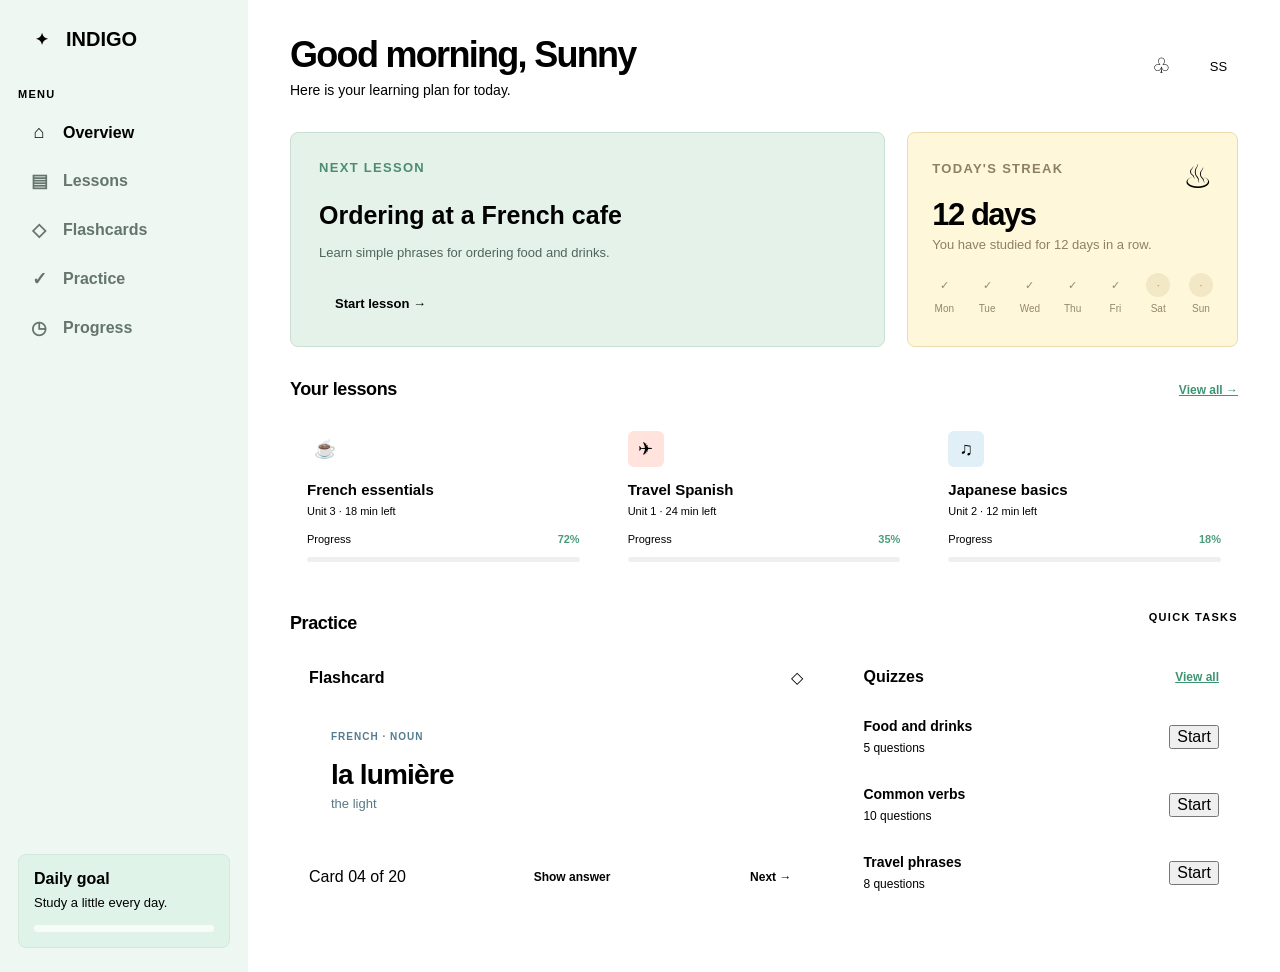
<file: index.html>
<!DOCTYPE html>
<html lang="en">
<head>
	<meta charset="UTF-8">
	<meta name="viewport" content="width=device-width, initial-scale=1.0">
	<title>INDIGO</title>
	<link rel="stylesheet" href="final_project.css">
</head>
<body>
	<div class="app-shell">
		<aside class="sidebar">
			<div class="brand"><span class="brand-mark">✦</span>INDIGO</div>
			<p class="eyebrow">Menu</p>
			<nav class="nav" aria-label="Main navigation">
				<a class="active" href="index.html"><span class="nav-icon">⌂</span><span>Overview</span></a>
				<a href="lessons.html"><span class="nav-icon">▤</span><span>Lessons</span></a>
				<a href="flashcards.html"><span class="nav-icon">◇</span><span>Flashcards</span></a>
				<a href="practice.html"><span class="nav-icon">✓</span><span>Practice</span></a>
				<a href="progress.html"><span class="nav-icon">◷</span><span>Progress</span></a>
			</nav>
			<div class="sidebar-bottom"><strong>Daily goal</strong><p>Study a little every day.</p><div class="tiny-progress"><span></span></div></div>
		</aside>

		<main class="main">
			<header class="topbar"><div class="greeting"><h1>Good morning, Sunny</h1><p>Here is your learning plan for today.</p></div><div class="profile-actions"><button class="icon-button" aria-label="Notifications">♧</button><div class="avatar">SS</div></div></header>
			<section class="hero-grid" aria-label="Daily learning overview">
				<div class="hero-card"><p class="eyebrow">Next lesson</p><h2>Ordering at a French cafe</h2><p>Learn simple phrases for ordering food and drinks.</p><button class="primary-button" data-action="lesson">Start lesson <span aria-hidden="true">→</span></button></div>
				<div class="streak-card"><div class="streak-top"><div><p class="eyebrow">Today's streak</p><h2>12 days</h2></div><span class="flame">♨</span></div><p>You have studied for 12 days in a row.</p><div class="days" aria-label="Weekly activity"><div class="day done"><span>✓</span>Mon</div><div class="day done"><span>✓</span>Tue</div><div class="day done"><span>✓</span>Wed</div><div class="day done"><span>✓</span>Thu</div><div class="day done"><span>✓</span>Fri</div><div class="day"><span>·</span>Sat</div><div class="day"><span>·</span>Sun</div></div></div>
			</section>

			<div class="section-head"><h2>Your lessons</h2><a class="text-button" href="lessons.html">View all →</a></div>
			<section class="lesson-grid" aria-label="Lessons">
				<article class="lesson-card"><div class="lesson-symbol">☕</div><h3>French essentials</h3><p>Unit 3 · 18 min left</p><div class="lesson-meta"><span>Progress</span><strong>72%</strong></div><div class="progress-bar"><span class="w72"></span></div></article>
				<article class="lesson-card"><div class="lesson-symbol">✈</div><h3>Travel Spanish</h3><p>Unit 1 · 24 min left</p><div class="lesson-meta"><span>Progress</span><strong>35%</strong></div><div class="progress-bar"><span class="w35"></span></div></article>
				<article class="lesson-card"><div class="lesson-symbol">♫</div><h3>Japanese basics</h3><p>Unit 2 · 12 min left</p><div class="lesson-meta"><span>Progress</span><strong>18%</strong></div><div class="progress-bar"><span class="w18"></span></div></article>
			</section>

			<div class="section-head"><h2>Practice</h2><span class="eyebrow no-margin">Quick tasks</span></div>
			<section class="bottom-grid">
				<article class="panel"><div class="panel-head"><h2>Flashcard</h2><span class="symbol-small">◇</span></div><div class="flashcard"><small>French · noun</small><h3 id="word">la lumière</h3><p id="translation">the light</p></div><div class="flash-actions"><span id="card-count" class="card-number">Card 04 of 20</span><button data-action="flip">Show answer</button><button data-action="next-card">Next →</button></div></article>
				<article class="panel"><div class="panel-head"><h2>Quizzes</h2><a class="text-button" href="practice.html">View all</a></div><ul class="simple-list"><li><div><strong>Food and drinks</strong><span>5 questions</span></div><button data-action="quiz">Start</button></li><li><div><strong>Common verbs</strong><span>10 questions</span></div><button data-action="quiz">Start</button></li><li><div><strong>Travel phrases</strong><span>8 questions</span></div><button data-action="quiz">Start</button></li></ul></article>
			</section>
		</main>
	</div>
	<div class="toast" role="status" aria-live="polite"></div>
	<script src="final_project.js"></script>
</body>
</html>
</file>
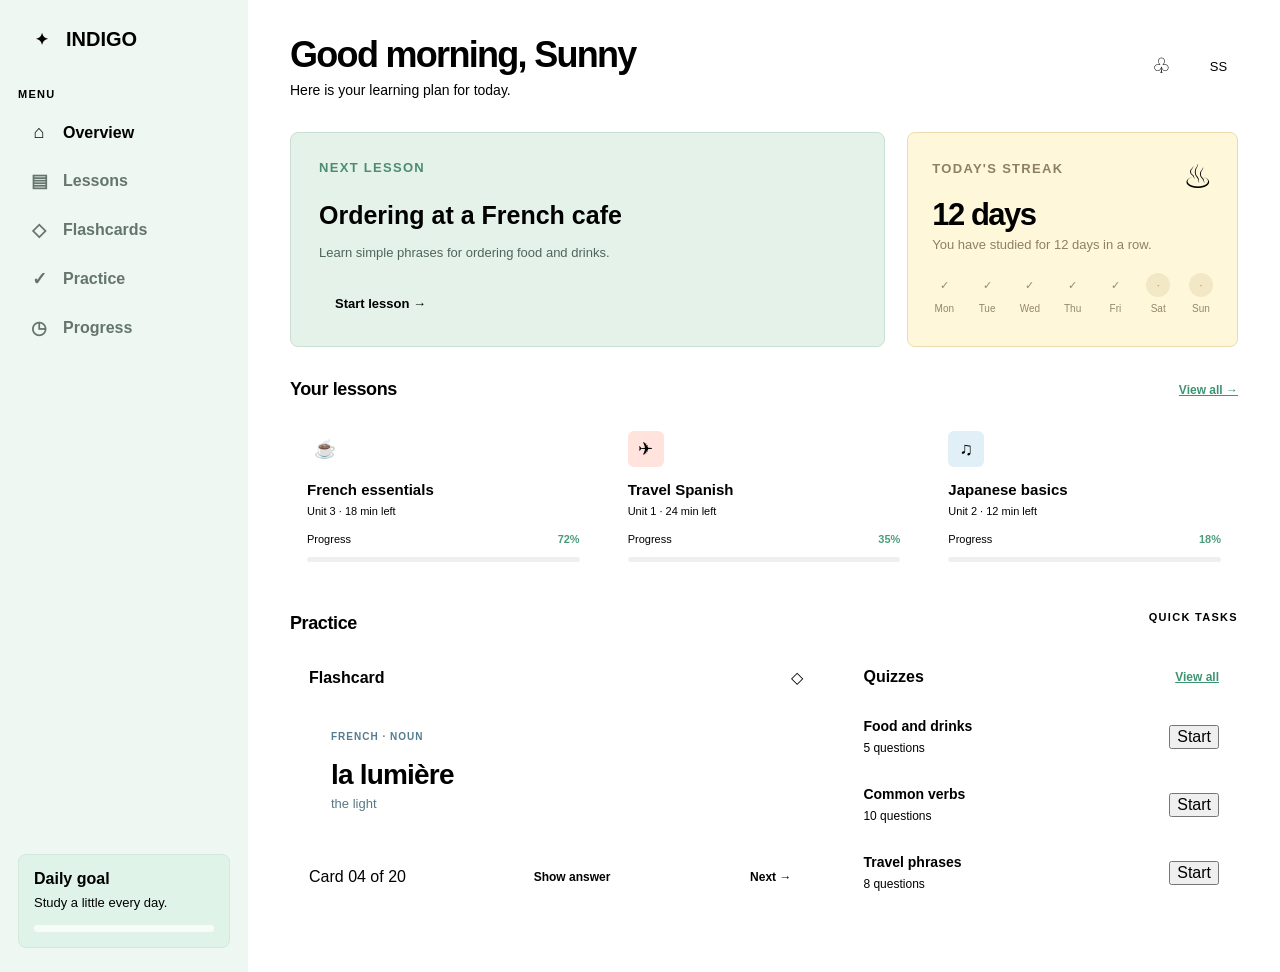
<file: final_project.html>
<!DOCTYPE html>
<html lang="en">
<head>
	<meta charset="UTF-8">
	<meta name="viewport" content="width=device-width, initial-scale=1.0">
	<title>INDIGO</title>
	<link rel="stylesheet" href="final_project.css">
</head>
<body>
	<div class="app-shell">
		<aside class="sidebar">
			<div class="brand"><span class="brand-mark">✦</span>INDIGO</div>
			<p class="eyebrow">Menu</p>
			<nav class="nav" aria-label="Main navigation">
				<a class="active" href="final_project.html"><span class="nav-icon">⌂</span><span>Overview</span></a>
				<a href="lessons.html"><span class="nav-icon">▤</span><span>Lessons</span></a>
				<a href="flashcards.html"><span class="nav-icon">◇</span><span>Flashcards</span></a>
				<a href="practice.html"><span class="nav-icon">✓</span><span>Practice</span></a>
				<a href="progress.html"><span class="nav-icon">◷</span><span>Progress</span></a>
			</nav>
			<div class="sidebar-bottom"><strong>Daily goal</strong><p>Study a little every day.</p><div class="tiny-progress"><span></span></div></div>
		</aside>

		<main class="main">
			<header class="topbar"><div class="greeting"><h1>Good morning, Sunny</h1><p>Here is your learning plan for today.</p></div><div class="profile-actions"><button class="icon-button" aria-label="Notifications">♧</button><div class="avatar">SS</div></div></header>
			<section class="hero-grid" aria-label="Daily learning overview">
				<div class="hero-card"><p class="eyebrow">Next lesson</p><h2>Ordering at a French cafe</h2><p>Learn simple phrases for ordering food and drinks.</p><button class="primary-button" data-action="lesson">Start lesson <span aria-hidden="true">→</span></button></div>
				<div class="streak-card"><div class="streak-top"><div><p class="eyebrow">Today's streak</p><h2>12 days</h2></div><span class="flame">♨</span></div><p>You have studied for 12 days in a row.</p><div class="days" aria-label="Weekly activity"><div class="day done"><span>✓</span>Mon</div><div class="day done"><span>✓</span>Tue</div><div class="day done"><span>✓</span>Wed</div><div class="day done"><span>✓</span>Thu</div><div class="day done"><span>✓</span>Fri</div><div class="day"><span>·</span>Sat</div><div class="day"><span>·</span>Sun</div></div></div>
			</section>

			<div class="section-head"><h2>Your lessons</h2><a class="text-button" href="lessons.html">View all →</a></div>
			<section class="lesson-grid" aria-label="Lessons">
				<article class="lesson-card"><div class="lesson-symbol">☕</div><h3>French essentials</h3><p>Unit 3 · 18 min left</p><div class="lesson-meta"><span>Progress</span><strong>72%</strong></div><div class="progress-bar"><span class="w72"></span></div></article>
				<article class="lesson-card"><div class="lesson-symbol">✈</div><h3>Travel Spanish</h3><p>Unit 1 · 24 min left</p><div class="lesson-meta"><span>Progress</span><strong>35%</strong></div><div class="progress-bar"><span class="w35"></span></div></article>
				<article class="lesson-card"><div class="lesson-symbol">♫</div><h3>Japanese basics</h3><p>Unit 2 · 12 min left</p><div class="lesson-meta"><span>Progress</span><strong>18%</strong></div><div class="progress-bar"><span class="w18"></span></div></article>
			</section>

			<div class="section-head"><h2>Practice</h2><span class="eyebrow no-margin">Quick tasks</span></div>
			<section class="bottom-grid">
				<article class="panel"><div class="panel-head"><h2>Flashcard</h2><span class="symbol-small">◇</span></div><div class="flashcard"><small>French · noun</small><h3 id="word">la lumière</h3><p id="translation">the light</p></div><div class="flash-actions"><span id="card-count" class="card-number">Card 04 of 20</span><button data-action="flip">Show answer</button><button data-action="next-card">Next →</button></div></article>
				<article class="panel"><div class="panel-head"><h2>Quizzes</h2><a class="text-button" href="practice.html">View all</a></div><ul class="simple-list"><li><div><strong>Food and drinks</strong><span>5 questions</span></div><button data-action="quiz">Start</button></li><li><div><strong>Common verbs</strong><span>10 questions</span></div><button data-action="quiz">Start</button></li><li><div><strong>Travel phrases</strong><span>8 questions</span></div><button data-action="quiz">Start</button></li></ul></article>
			</section>
		</main>
	</div>
	<div class="toast" role="status" aria-live="polite"></div>
	<script src="final_project.js"></script>
</body>
</html>
</file>
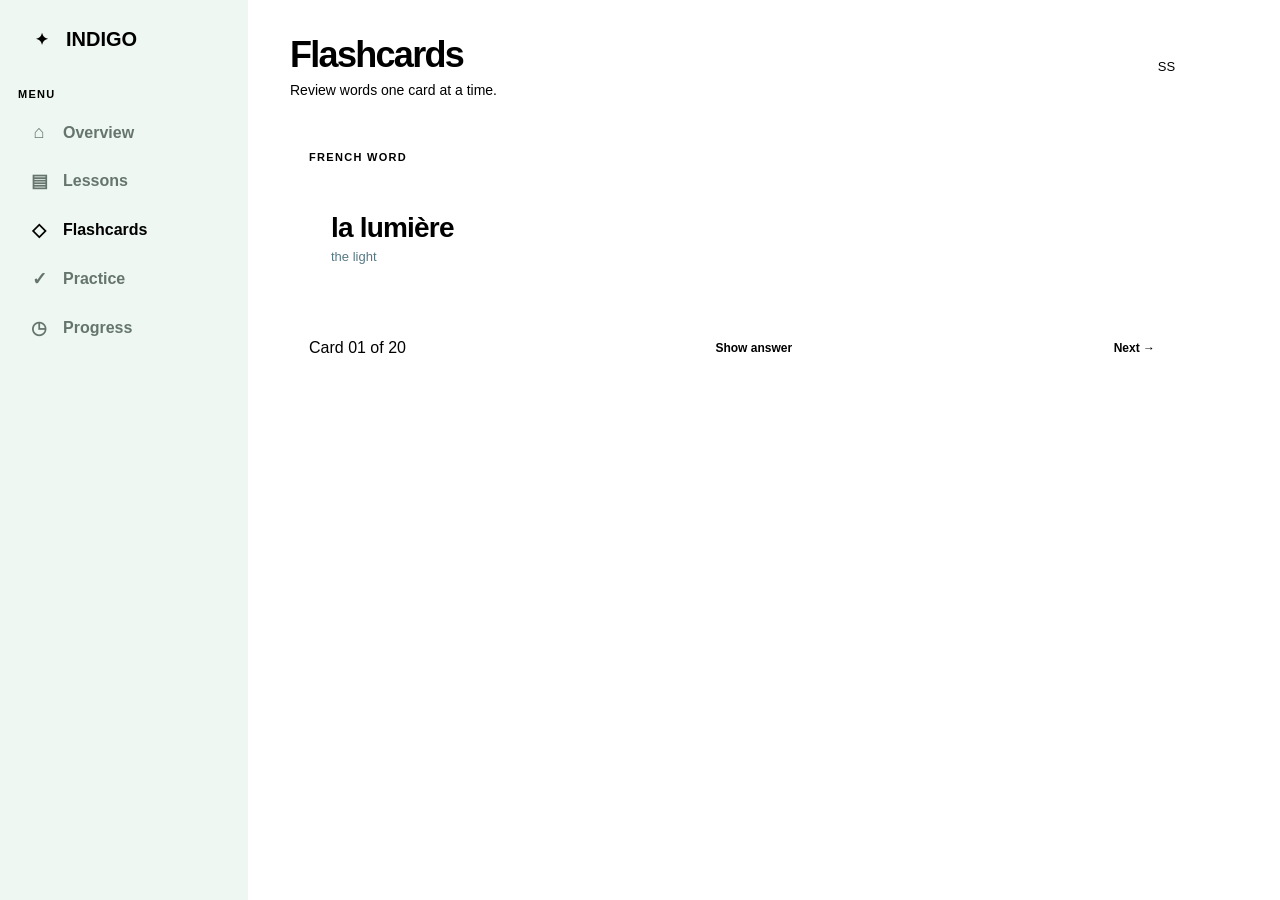
<file: flashcards.html>
<!DOCTYPE html>
<html lang="en">
<head>
	<meta charset="UTF-8">
	<meta name="viewport" content="width=device-width, initial-scale=1.0">
	<title>LingoLift - Flashcards</title>
	<link rel="stylesheet" href="final_project.css">
</head>
<body>
	<div class="app-shell">
		<aside class="sidebar">
			<div class="brand"><span class="brand-mark">✦</span>INDIGO</div>
			<p class="eyebrow">Menu</p>
			<nav class="nav" aria-label="Main navigation">
				<a href="index.html"><span class="nav-icon">⌂</span><span>Overview</span></a>
				<a href="lessons.html"><span class="nav-icon">▤</span><span>Lessons</span></a>
				<a class="active" href="flashcards.html"><span class="nav-icon">◇</span><span>Flashcards</span></a>
				<a href="practice.html"><span class="nav-icon">✓</span><span>Practice</span></a>
				<a href="progress.html"><span class="nav-icon">◷</span><span>Progress</span></a>
			</nav>
		</aside>
		<main class="main simple-page">
			<header class="topbar"><div class="greeting"><h1>Flashcards</h1><p>Review words one card at a time.</p></div><div class="avatar">SS</div></header>
			<article class="panel wide-panel">
				<p class="eyebrow">French word</p>
				<div class="flashcard"><h3 id="word">la lumière</h3><p id="translation">the light</p></div>
				<div class="flash-actions"><span id="card-count" class="card-number">Card 01 of 20</span><button data-action="flip">Show answer</button><button data-action="next-card">Next →</button></div>
			</article>
		</main>
	</div>
	<div class="toast" role="status" aria-live="polite"></div>
	<script src="final_project.js"></script>
</body>
</html>
</file>
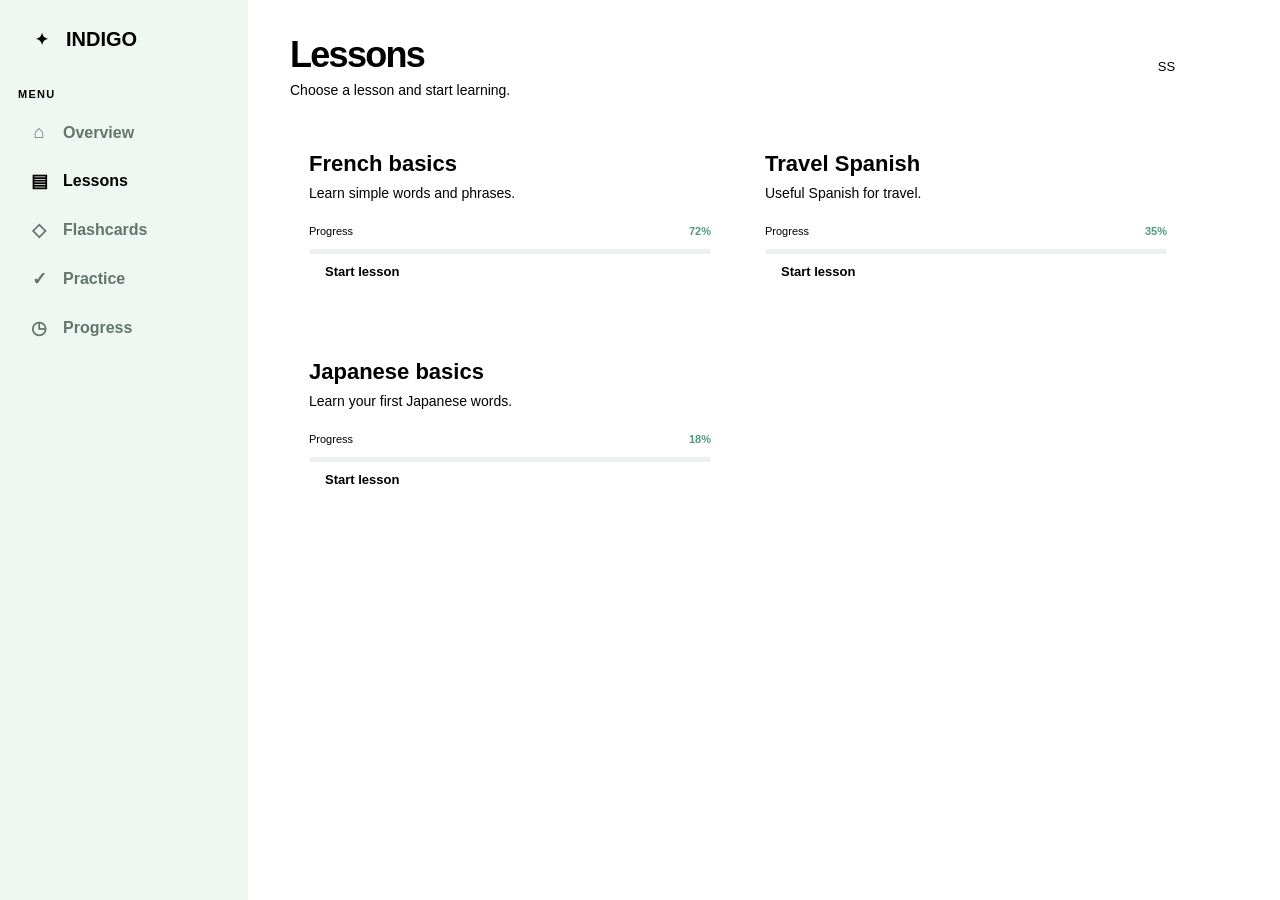
<file: lessons.html>
<!DOCTYPE html>
<html lang="en">
<head>
	<meta charset="UTF-8">
	<meta name="viewport" content="width=device-width, initial-scale=1.0">
	<title>LingoLift - Lessons</title>
	<link rel="stylesheet" href="final_project.css">
</head>
<body>
	<div class="app-shell">
		<aside class="sidebar">
			<div class="brand"><span class="brand-mark">✦</span>INDIGO</div>
			<p class="eyebrow">Menu</p>
			<nav class="nav" aria-label="Main navigation">
				<a href="index.html"><span class="nav-icon">⌂</span><span>Overview</span></a>
				<a class="active" href="lessons.html"><span class="nav-icon">▤</span><span>Lessons</span></a>
				<a href="flashcards.html"><span class="nav-icon">◇</span><span>Flashcards</span></a>
				<a href="practice.html"><span class="nav-icon">✓</span><span>Practice</span></a>
				<a href="progress.html"><span class="nav-icon">◷</span><span>Progress</span></a>
			</nav>
		</aside>
		<main class="main simple-page">
			<header class="topbar"><div class="greeting"><h1>Lessons</h1><p>Choose a lesson and start learning.</p></div><div class="avatar">SS</div></header>
			<div class="simple-grid">
				<article class="panel"><h2>French basics</h2><p class="intro">Learn simple words and phrases.</p><div class="lesson-meta"><span>Progress</span><strong>72%</strong></div><div class="progress-bar"><span class="w72"></span></div><button class="primary-button button-top" data-action="lesson">Start lesson</button></article>
				<article class="panel"><h2>Travel Spanish</h2><p class="intro">Useful Spanish for travel.</p><div class="lesson-meta"><span>Progress</span><strong>35%</strong></div><div class="progress-bar"><span class="w35"></span></div><button class="primary-button button-top" data-action="lesson">Start lesson</button></article>
				<article class="panel"><h2>Japanese basics</h2><p class="intro">Learn your first Japanese words.</p><div class="lesson-meta"><span>Progress</span><strong>18%</strong></div><div class="progress-bar"><span class="w18"></span></div><button class="primary-button button-top" data-action="lesson">Start lesson</button></article>
			</div>
		</main>
	</div>
	<div class="toast" role="status" aria-live="polite"></div>
	<script src="final_project.js"></script>
</body>
</html>
</file>
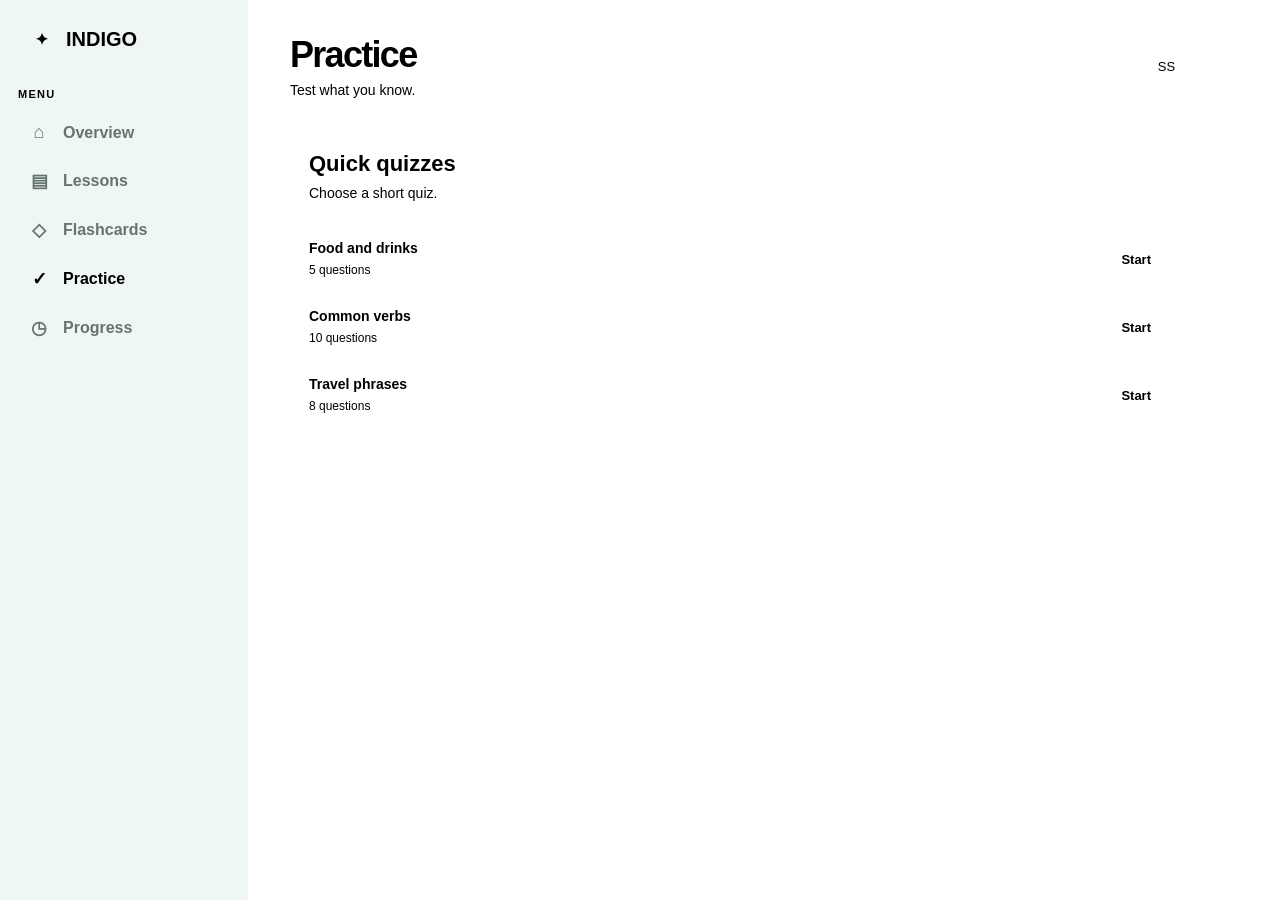
<file: practice.html>
<!DOCTYPE html>
<html lang="en">
<head>
	<meta charset="UTF-8">
	<meta name="viewport" content="width=device-width, initial-scale=1.0">
	<title>LingoLift - Practice</title>
	<link rel="stylesheet" href="final_project.css">
</head>
<body>
	<div class="app-shell">
		<aside class="sidebar">
			<div class="brand"><span class="brand-mark">✦</span>INDIGO</div>
			<p class="eyebrow">Menu</p>
			<nav class="nav" aria-label="Main navigation">
				<a href="index.html"><span class="nav-icon">⌂</span><span>Overview</span></a>
				<a href="lessons.html"><span class="nav-icon">▤</span><span>Lessons</span></a>
				<a href="flashcards.html"><span class="nav-icon">◇</span><span>Flashcards</span></a>
				<a class="active" href="practice.html"><span class="nav-icon">✓</span><span>Practice</span></a>
				<a href="progress.html"><span class="nav-icon">◷</span><span>Progress</span></a>
			</nav>
		</aside>
		<main class="main simple-page">
			<header class="topbar"><div class="greeting"><h1>Practice</h1><p>Test what you know.</p></div><div class="avatar">SS</div></header>
			<article class="panel"><h2>Quick quizzes</h2><p class="intro">Choose a short quiz.</p><ul class="simple-list"><li><div><strong>Food and drinks</strong><span>5 questions</span></div><button class="primary-button" data-action="quiz">Start</button></li><li><div><strong>Common verbs</strong><span>10 questions</span></div><button class="primary-button" data-action="quiz">Start</button></li><li><div><strong>Travel phrases</strong><span>8 questions</span></div><button class="primary-button" data-action="quiz">Start</button></li></ul></article>
		</main>
	</div>
	<div class="toast" role="status" aria-live="polite"></div>
	<script src="final_project.js"></script>
</body>
</html>
</file>
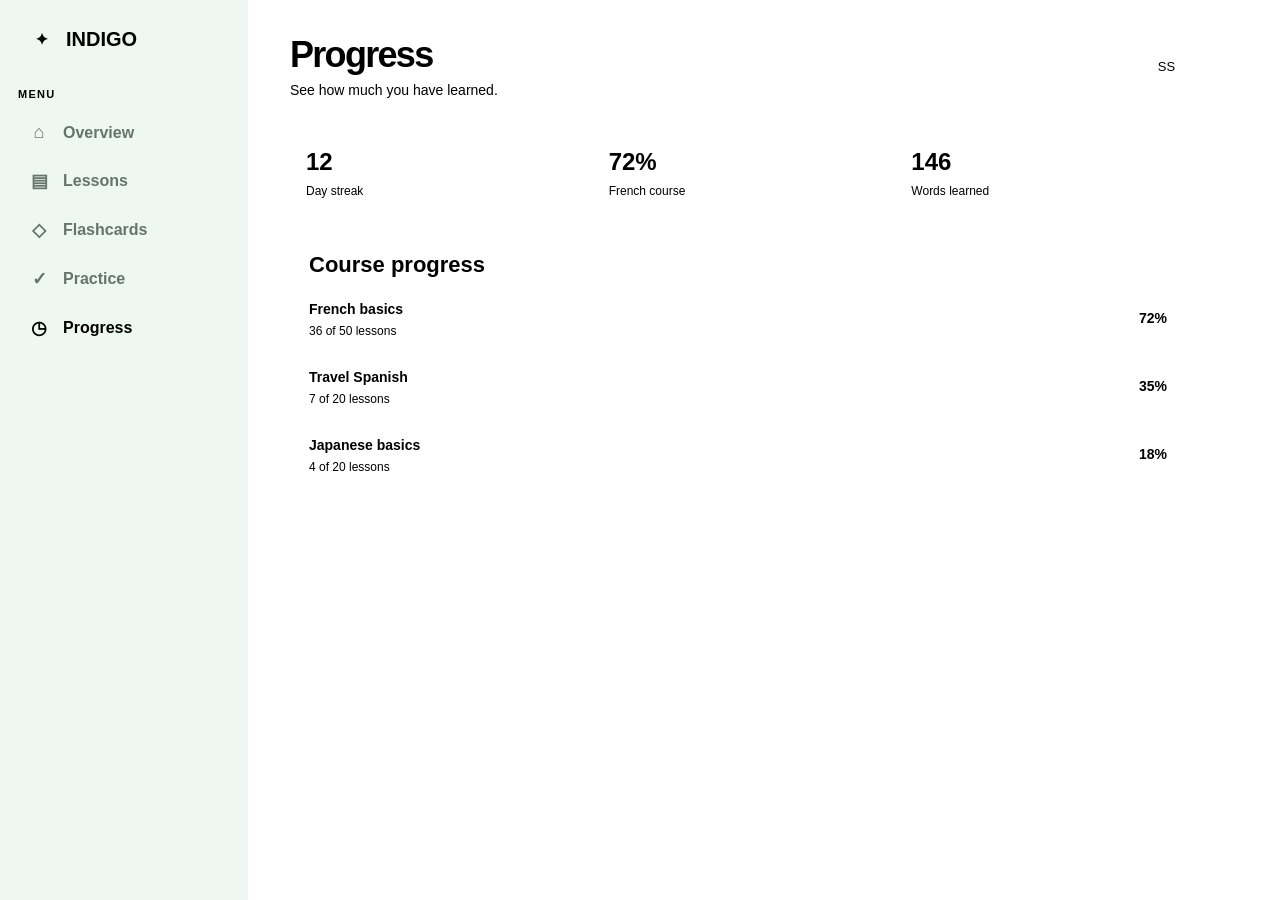
<file: progress.html>
<!DOCTYPE html>
<html lang="en">
<head>
	<meta charset="UTF-8">
	<meta name="viewport" content="width=device-width, initial-scale=1.0">
	<title>LingoLift - Progress</title>
	<link rel="stylesheet" href="final_project.css">
</head>
<body>
	<div class="app-shell">
		<aside class="sidebar">
			<div class="brand"><span class="brand-mark">✦</span>INDIGO</div>
			<p class="eyebrow">Menu</p>
			<nav class="nav" aria-label="Main navigation">
				<a href="index.html"><span class="nav-icon">⌂</span><span>Overview</span></a>
				<a href="lessons.html"><span class="nav-icon">▤</span><span>Lessons</span></a>
				<a href="flashcards.html"><span class="nav-icon">◇</span><span>Flashcards</span></a>
				<a href="practice.html"><span class="nav-icon">✓</span><span>Practice</span></a>
				<a class="active" href="progress.html"><span class="nav-icon">◷</span><span>Progress</span></a>
			</nav>
		</aside>
		<main class="main simple-page">
			<header class="topbar"><div class="greeting"><h1>Progress</h1><p>See how much you have learned.</p></div><div class="avatar">SS</div></header>
			<div class="stat-row"><div class="stat"><strong>12</strong><span>Day streak</span></div><div class="stat"><strong>72%</strong><span>French course</span></div><div class="stat"><strong>146</strong><span>Words learned</span></div></div>
			<article class="panel"><h2>Course progress</h2><ul class="simple-list"><li><div><strong>French basics</strong><span>36 of 50 lessons</span></div><strong>72%</strong></li><li><div><strong>Travel Spanish</strong><span>7 of 20 lessons</span></div><strong>35%</strong></li><li><div><strong>Japanese basics</strong><span>4 of 20 lessons</span></div><strong>18%</strong></li></ul></article>
		</main>
	</div>
</body>
</html>
</file>
<file: final_project.css>
* { box-sizing: border-box; }
body {
	margin: 0;
	color: var(--ink);
	background: var(--cream);
	font-family: Arial, sans-serif;
}
button { font: inherit; cursor: pointer; }
.app-shell { display: flex; min-height: 100vh; }
.sidebar {
	width: 248px;
	flex: 0 0 248px;
	padding: 24px 18px;
	background: #eef7f1;
	border-right: 1px solid var(--line);
	display: flex;
	flex-direction: column;
}
.brand { display: flex; align-items: center; gap: 10px; margin: 0 8px 34px; font-weight: 800; font-size: 20px; }
.brand-mark { display: grid; place-items: center; width: 30px; height: 30px; border-radius: 7px; background: var(--coral); color: var(--white); font-size: 16px; }
.eyebrow { margin: 0 0 12px; color: var(--muted); font-size: 11px; font-weight: 800; letter-spacing: 1.3px; text-transform: uppercase; }
.nav { display: grid; gap: 7px; }
.nav a { display: flex; align-items: center; gap: 14px; width: 100%; padding: 10px 11px; border-radius: 6px; color: #65756e; text-decoration: none; font-weight: 700; }
.nav a:hover, .nav a.active { background: var(--white); color: var(--ink); }
.nav-icon { width: 20px; color: var(--mint-strong); text-align: center; font-size: 18px; }
.sidebar-bottom { margin-top: auto; padding: 15px; border: 1px solid #d2e8dc; border-radius: 8px; background: #dff3e9; }
.sidebar-bottom p { margin: 0 0 13px; font-size: 13px; line-height: 1.5; }
.sidebar-bottom strong { display: block; margin-bottom: 5px; }
.tiny-progress, .progress-bar { overflow: hidden; height: 7px; border-radius: 20px; background: rgba(255,255,255,.75); }
.tiny-progress span { display: block; width: 68%; height: 100%; border-radius: inherit; background: var(--mint-strong); }
.main { flex: 1; padding: 34px 42px 46px; overflow: hidden; }
.topbar { display: flex; align-items: center; justify-content: space-between; margin-bottom: 34px; }
.greeting h1 { margin: 0 0 6px; font-size: clamp(26px, 3vw, 36px); letter-spacing: -1.7px; }
.greeting p { margin: 0; color: var(--muted); font-size: 14px; }
.profile-actions { display: flex; align-items: center; gap: 22px; }
.icon-button { border: 0; background: transparent; color: var(--muted); font-size: 21px; }
.user { display: flex; align-items: center; gap: 10px; font-weight: 800; font-size: 13px; }
.avatar { display: grid; place-items: center; width: 39px; height: 39px; border-radius: 50%; background: var(--yellow); font-size: 13px; }
.hero-grid { display: grid; grid-template-columns: minmax(0, 1.35fr) minmax(280px, .75fr); gap: 22px; }
.hero-card { min-height: 210px; padding: 25px 28px; border: 1px solid #c9dfd3; border-radius: 8px; background: #e5f2ea; color: var(--ink); }
.hero-card .eyebrow { color: #4c8d70; }
.hero-card h2 { max-width: 390px; margin: 0 0 13px; font-size: 25px; line-height: 1.15; }
.hero-card p { max-width: 370px; margin: 0 0 23px; color: #4f655b; font-size: 13px; line-height: 1.55; }
.primary-button { padding: 10px 16px; border: 0; border-radius: 6px; background: var(--coral); color: var(--white); font-size: 13px; font-weight: 800; }
.primary-button:hover { background: #e96f5c; }
.streak-card { padding: 24px; border: 1px solid #eadcae; border-radius: 8px; background: #fff7da; }
.streak-top { display: flex; align-items: flex-start; justify-content: space-between; }
.streak-card h2 { margin: 0; font-size: 31px; letter-spacing: -1.5px; }
.streak-card p { margin: 4px 0 21px; color: #8d8060; font-size: 13px; }
.flame { font-size: 33px; }
.days { display: flex; justify-content: space-between; gap: 5px; }
.day { display: grid; gap: 6px; justify-items: center; color: #94886b; font-size: 10px; }
.day span { display: grid; place-items: center; width: 24px; height: 24px; border-radius: 50%; background: #f2e8c5; color: #a49572; font-size: 11px; }
.day.done span { background: var(--coral); color: var(--white); }
.section-head { display: flex; align-items: center; justify-content: space-between; margin: 32px 0 14px; }
.section-head h2 { margin: 0; font-size: 18px; letter-spacing: -.4px; }
.text-button { border: 0; background: transparent; color: #3d9472; font-size: 12px; font-weight: 800; }
.lesson-grid { display: grid; grid-template-columns: repeat(3, 1fr); gap: 14px; }
.lesson-card { min-width: 0; padding: 17px; border: 1px solid var(--line); border-radius: 8px; background: var(--white); }
.lesson-card .lesson-symbol { display: grid; place-items: center; width: 36px; height: 36px; margin-bottom: 14px; border-radius: 6px; background: var(--mint); font-size: 18px; }
.lesson-card:nth-child(2) .lesson-symbol { background: #ffe3dc; }
.lesson-card:nth-child(3) .lesson-symbol { background: #e1eff7; }
.lesson-card h3 { margin: 0 0 7px; font-size: 15px; }
.lesson-card p { margin: 0 0 16px; color: var(--muted); font-size: 11px; }
.lesson-meta { display: flex; align-items: center; justify-content: space-between; color: var(--muted); font-size: 11px; }
.lesson-meta strong { color: #4b9c7b; }
.progress-bar { height: 5px; margin-top: 12px; background: #edf1ee; }
.progress-bar span { display: block; height: 100%; border-radius: inherit; background: var(--mint-strong); }
.bottom-grid { display: grid; grid-template-columns: minmax(0, 1.15fr) minmax(250px, .85fr); gap: 22px; }
.panel { padding: 19px; border: 1px solid var(--line); border-radius: 8px; background: var(--white); }
.panel-head { display: flex; align-items: center; justify-content: space-between; margin-bottom: 17px; }
.panel-head h2 { margin: 0; font-size: 16px; }
.flashcard { min-height: 145px; padding: 22px; border-radius: 6px; background: var(--blue); }
.flashcard small { color: #547d8e; font-size: 10px; font-weight: 800; letter-spacing: 1px; text-transform: uppercase; }
.flashcard h3 { margin: 15px 0 5px; font-size: 28px; letter-spacing: -.8px; }
.flashcard p { margin: 0; color: #587984; font-size: 13px; }
.flash-actions { display: flex; justify-content: space-between; align-items: center; margin-top: 13px; }
.flash-actions button { border: 1px solid var(--line); border-radius: 5px; background: var(--white); color: var(--ink); font-size: 12px; font-weight: 800; padding: 8px 12px; }
.quiz-item { display: flex; align-items: center; gap: 12px; padding: 12px 0; border-bottom: 1px solid #edf1ee; }
.quiz-item:last-child { border-bottom: 0; }
.quiz-badge { display: grid; place-items: center; width: 30px; height: 30px; border-radius: 9px; background: #ffe3dc; color: #d96e5d; font-size: 14px; }
.quiz-item p { flex: 1; margin: 0; font-size: 12px; font-weight: 800; }
.quiz-item span { color: var(--muted); font-size: 10px; }
.quiz-item button { padding: 7px 10px; border: 1px solid var(--line); border-radius: 7px; background: var(--white); color: #438d6d; font-size: 10px; font-weight: 800; }
.toast { position: fixed; right: 26px; bottom: 24px; padding: 13px 17px; border-radius: 10px; background: var(--ink); color: var(--white); font-size: 12px; box-shadow: var(--shadow); opacity: 0; transform: translateY(15px); pointer-events: none; transition: all .25s ease; }
.toast.show { opacity: 1; transform: translateY(0); }
.simple-page { max-width: 980px; }
.simple-page h2 { margin: 0 0 8px; font-size: 22px; }
.simple-page .intro { margin: 0 0 24px; color: var(--muted); font-size: 14px; }
.simple-grid { display: grid; grid-template-columns: repeat(2, minmax(0, 1fr)); gap: 16px; }
.simple-list { margin: 0; padding: 0; list-style: none; }
.simple-list li { display: flex; align-items: center; justify-content: space-between; gap: 16px; padding: 15px 0; border-bottom: 1px solid var(--line); }
.simple-list li:last-child { border-bottom: 0; }
.simple-list strong { display: block; margin-bottom: 4px; font-size: 14px; }
.simple-list span { color: var(--muted); font-size: 12px; }
.stat-row { display: flex; gap: 12px; margin-bottom: 18px; }
.stat { flex: 1; padding: 16px; border: 1px solid var(--line); border-radius: 8px; background: var(--white); }
.stat strong { display: block; margin-bottom: 5px; font-size: 24px; }
.stat span { color: var(--muted); font-size: 12px; }
.simple-page .panel { margin-bottom: 16px; }
@media (max-width: 650px) { .nav a { flex: 0 0 auto; width: auto; padding: 9px; } .simple-grid { grid-template-columns: 1fr; } .stat-row { flex-direction: column; } }
@media (max-width: 900px) { .sidebar { width: 190px; flex-basis: 190px; } .main { padding: 28px 25px; } .hero-grid, .bottom-grid { grid-template-columns: 1fr; } }
@media (max-width: 650px) { .app-shell { display: block; } .sidebar { width: 100%; padding: 17px 18px; border-right: 0; border-bottom: 1px solid var(--line); } .brand { margin: 0 0 15px; } .nav { display: flex; overflow-x: auto; gap: 4px; } .nav button { flex: 0 0 auto; padding: 9px; } .nav button span:last-child { display: none; } .sidebar-bottom { display: none; } .main { padding: 25px 17px 35px; } .topbar { align-items: flex-start; margin-bottom: 26px; } .profile-actions { gap: 10px; } .user span { display: none; } .lesson-grid { grid-template-columns: 1fr; } .hero-card { padding: 24px; } }
</file>
